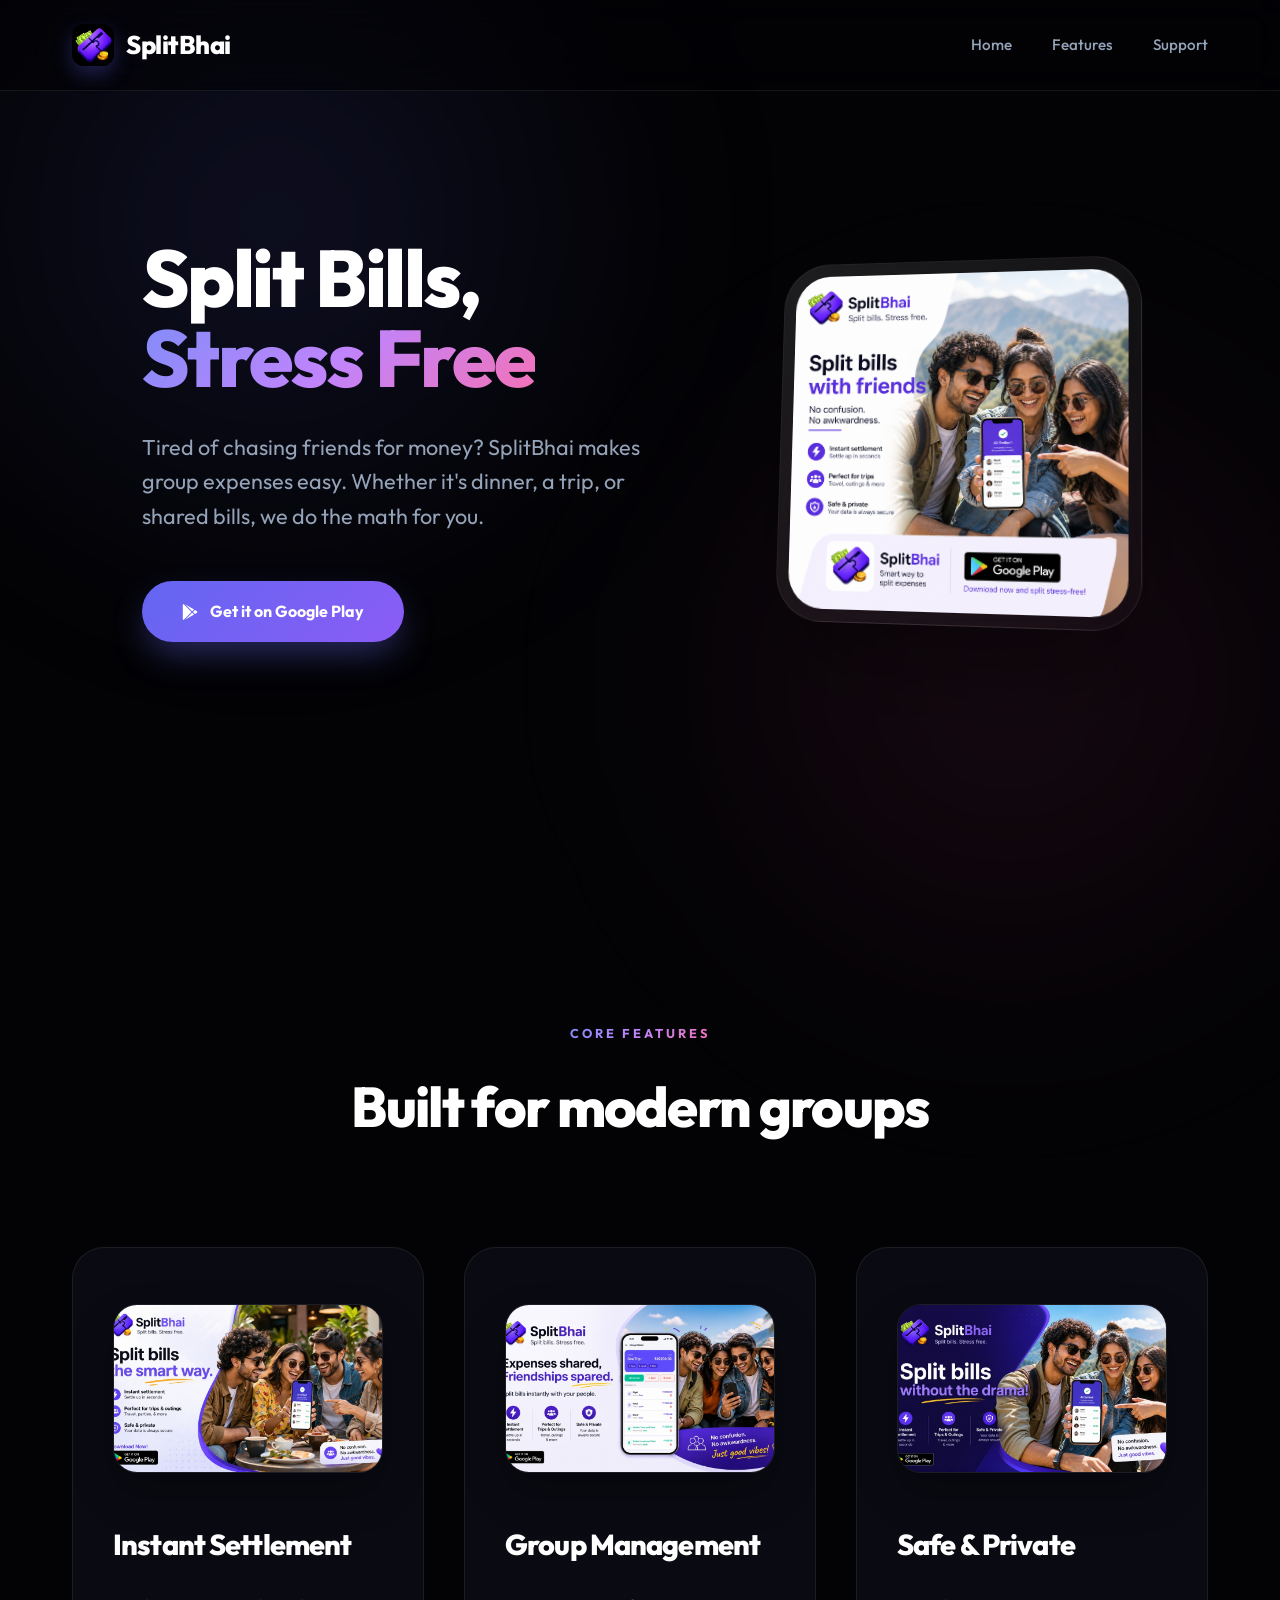
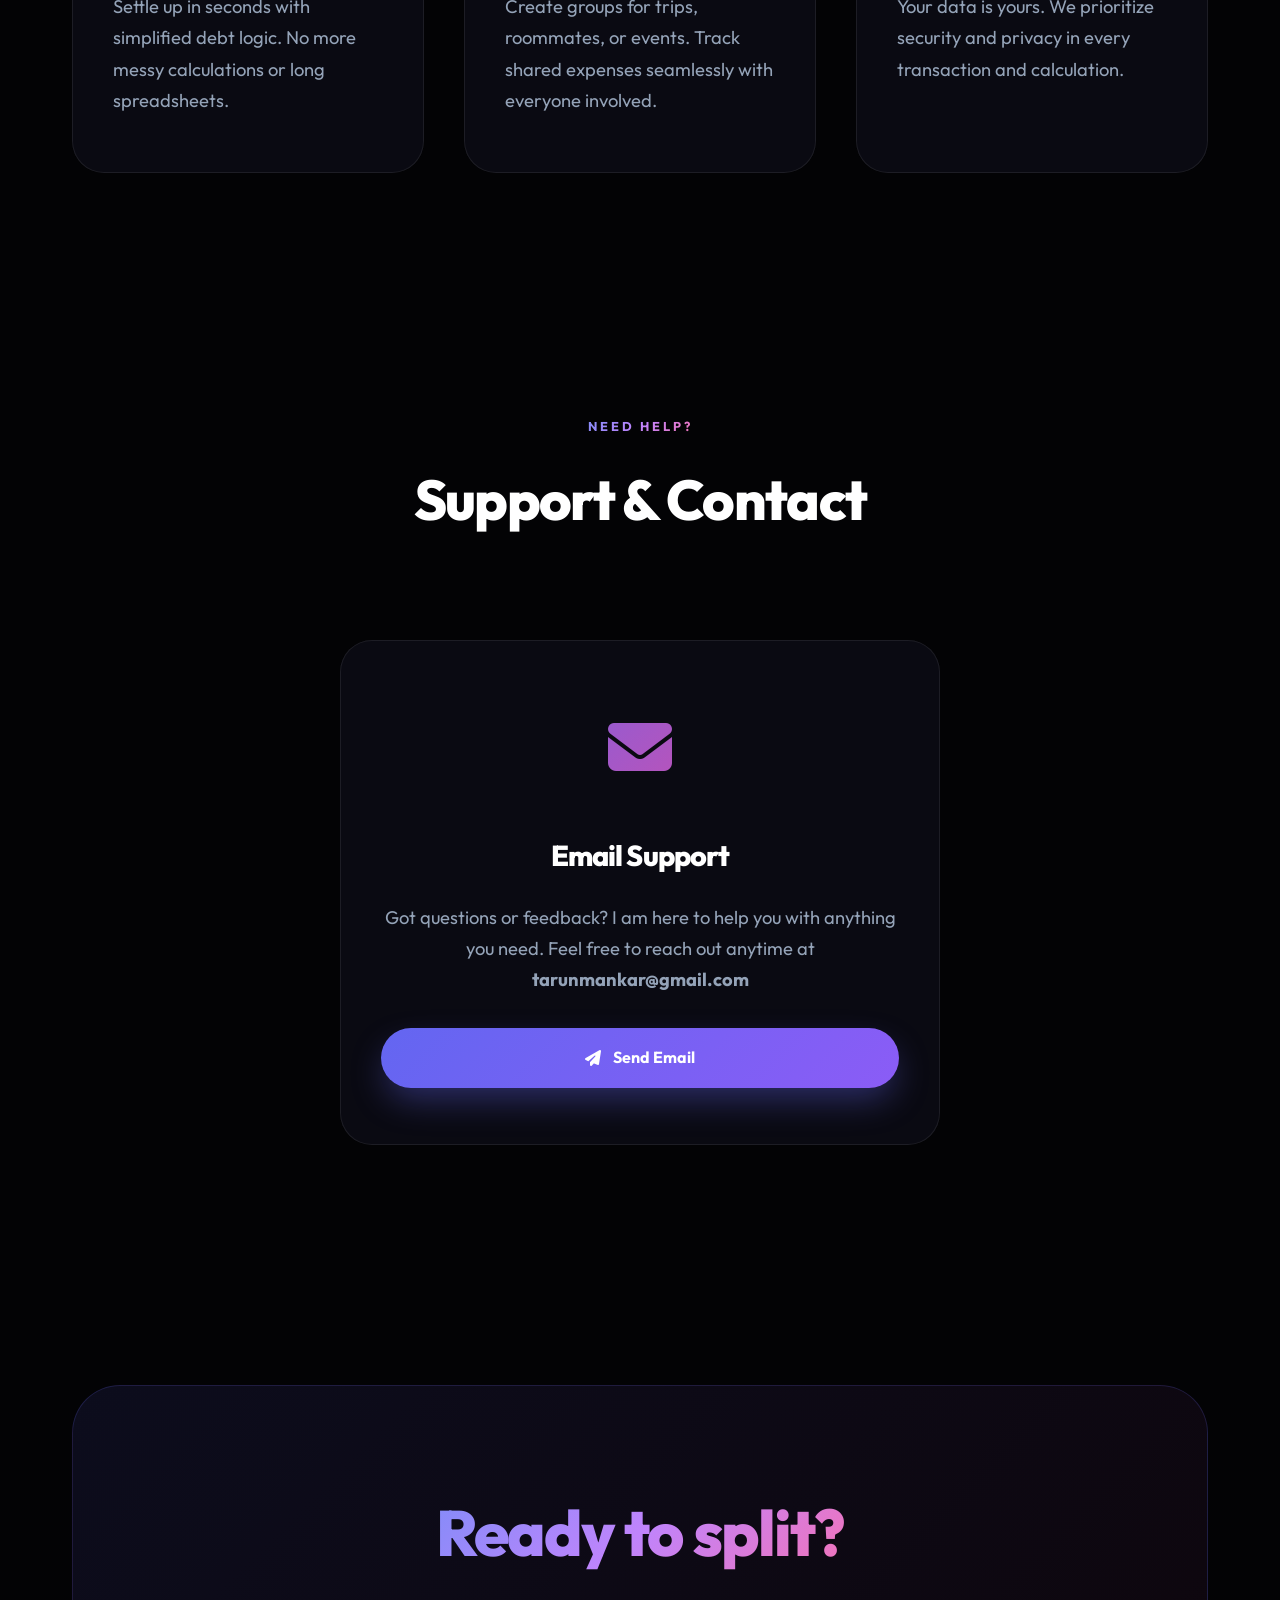
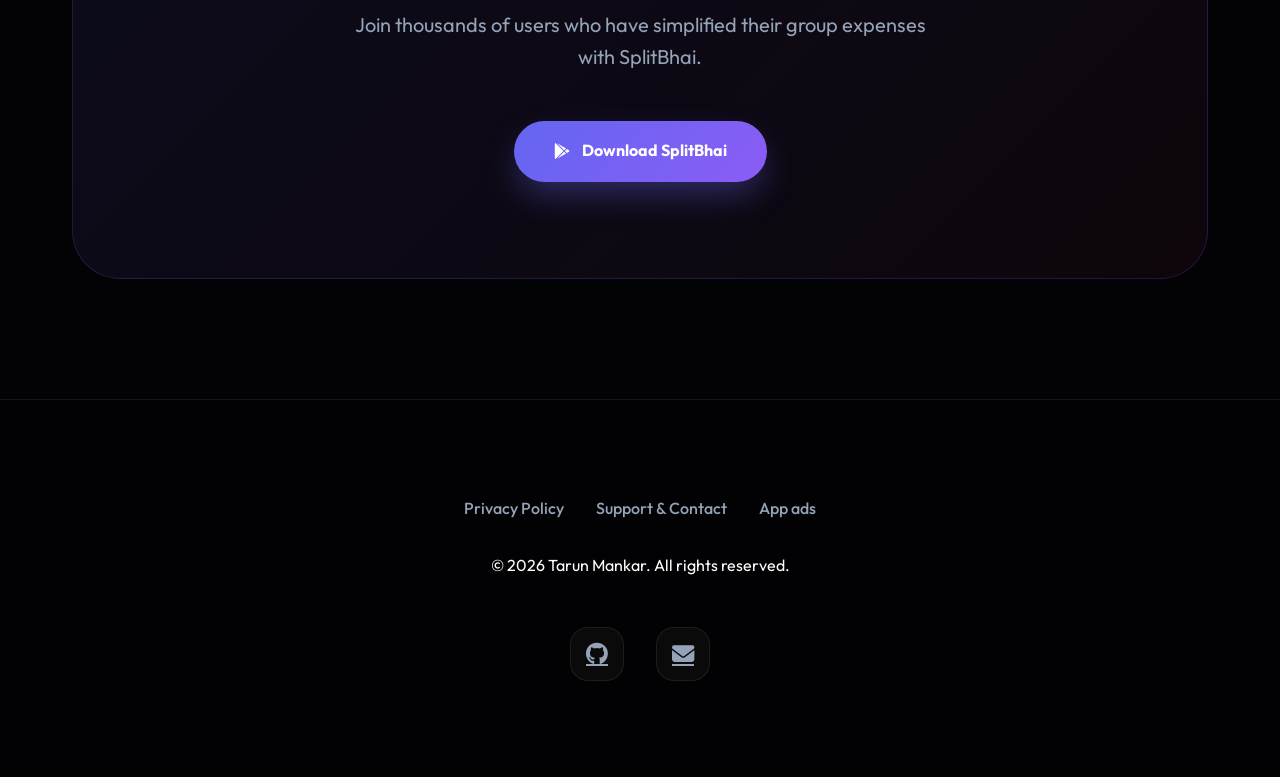
<file: index.html>
<!DOCTYPE html>
<html lang="en">
<head>
    <meta charset="UTF-8">
    <meta name="viewport" content="width=device-width, initial-scale=1.0">
    <title>SplitBhai | Split Bills, Keep Friendships</title>
    <meta name="description" content="SplitBhai is the ultimate tool for group expense sharing. Split bills with friends, track debts, and settle up easily. Stress-free finances.">
    
    <!-- Google Fonts: Outfit -->
    <link rel="preconnect" href="https://fonts.googleapis.com">
    <link rel="preconnect" href="https://fonts.gstatic.com" crossorigin>
    <link href="https://fonts.googleapis.com/css2?family=Outfit:wght@300;400;500;600;700;800&display=swap" rel="stylesheet">
    
    <!-- Font Awesome -->
    <link rel="stylesheet" href="https://cdnjs.cloudflare.com/ajax/libs/font-awesome/6.4.0/css/all.min.css">
    
    <!-- Favicon -->
    <link rel="icon" type="image/png" href="images/logo.png">
    
    <!-- Custom Styles -->
    <link rel="stylesheet" href="style.css">
</head>
<body>
    <div class="bg-blob blob-1"></div>
    <div class="bg-blob blob-2"></div>

    <header id="main-header">
        <div class="container">
            <nav>
                <a href="index.html" class="logo">
                    <img src="images/logo.png" alt="SplitBhai Logo"> <span>SplitBhai</span>
                </a>
                <div class="menu-toggle" id="mobile-menu">
                    <span></span>
                    <span></span>
                    <span></span>
                </div>
                <ul class="nav-links" id="nav-list">
                    <li><a href="#home">Home</a></li>
                    <li><a href="#features">Features</a></li>
                    <li><a href="#support">Support</a></li>
                </ul>
            </nav>
        </div>
    </header>

    <main>
        <!-- Hero Section -->
        <section class="hero" id="home">
            <div class="container">
                <div class="hero-grid">
                    <div class="hero-content">
                        <h1>Split Bills, <br><span class="gradient-text">Stress Free</span></h1>
                        <p>Tired of chasing friends for money? SplitBhai makes group expenses easy. Whether it's dinner, a trip, or shared bills, we do the math for you.</p>
                        <div class="hero-btns">
                            <a href="https://play.google.com/store/apps/details?id=com.splitbhai.app" class="btn btn-primary">
                                <i class="fab fa-google-play"></i> Get it on Google Play
                            </a>
                        </div>
                    </div>
                    <div class="hero-visual">
                        <div class="mockup-container">
                            <img src="images/hero-main.jpg" alt="SplitBhai App Showcase">
                        </div>
                    </div>
                </div>
            </div>
        </section>

        <!-- Features Section -->
        <section class="features" id="features">
            <div class="container">
                <div class="section-title">
                    <p class="gradient-text" style="font-weight: 700; text-transform: uppercase; letter-spacing: 3px; font-size: 0.8rem;">Core Features</p>
                    <h2>Built for modern groups</h2>
                </div>
                <div class="features-grid">
                    <div class="feature-card">
                        <div class="feature-icon">
                            <img src="images/banner1.jpg" alt="Instant Settlement">
                        </div>
                        <h3>Instant Settlement</h3>
                        <p>Settle up in seconds with simplified debt logic. No more messy calculations or long spreadsheets.</p>
                    </div>
                    <div class="feature-card">
                        <div class="feature-icon">
                            <img src="images/banner2.jpg" alt="Group Management">
                        </div>
                        <h3>Group Management</h3>
                        <p>Create groups for trips, roommates, or events. Track shared expenses seamlessly with everyone involved.</p>
                    </div>
                    <div class="feature-card">
                        <div class="feature-icon">
                            <img src="images/banner3.jpg" alt="Safe & Private">
                        </div>
                        <h3>Safe & Private</h3>
                        <p>Your data is yours. We prioritize security and privacy in every transaction and calculation.</p>
                    </div>
                </div>
            </div>
        </section>

        <!-- Support Section -->
        <section class="support" id="support">
            <div class="container">
                <div class="section-title">
                    <p class="gradient-text" style="font-weight: 700; text-transform: uppercase; letter-spacing: 3px; font-size: 0.8rem;">NEED HELP?</p>
                    <h2>Support & Contact</h2>
                </div>
                <div class="support-grid solo-support">
                    <div class="feature-card" style="max-width: 600px; margin: 0 auto; text-align: center;">
                        <div class="support-icon">
                            <i class="fas fa-envelope"></i>
                        </div>
                        <h3>Email Support</h3>
                        <p>Got questions or feedback? I am here to help you with anything you need. Feel free to reach out anytime at <strong>tarunmankar@gmail.com</strong></p>
                        <a href="mailto:tarunmankar@gmail.com" class="btn btn-primary" style="margin-top: 2rem; width: 100%; justify-content: center;">
                            <i class="fas fa-paper-plane"></i> Send Email
                        </a>
                    </div>
                </div>
            </div>
        </section>

        <!-- CTA Section -->
        <section class="cta">
            <div class="container">
                <div class="cta-card">
                    <h2 class="gradient-text">Ready to split?</h2>
                    <p>Join thousands of users who have simplified their group expenses with SplitBhai.</p>
                    <a href="https://play.google.com/store/apps/details?id=com.splitbhai.app" class="btn btn-primary">
                        <i class="fab fa-google-play"></i> Download SplitBhai
                    </a>
                </div>
            </div>
        </section>
    </main>

    <footer>
        <div class="container">
            <div class="footer-links">
                <a href="privacy.html">Privacy Policy</a>
                <a href="#support">Support & Contact</a>
                <a href="https://play.google.com/store/apps/details?id=com.splitbhai.app">App ads</a>
            </div>
            <p>&copy; 2026 Tarun Mankar. All rights reserved.</p>
            <div class="social-links">
                <a href="https://github.com/tarunmankar" target="_blank"><i class="fab fa-github"></i></a>
                <a href="mailto:tarunmankar@gmail.com"><i class="fas fa-envelope"></i></a>
            </div>
        </div>
    </footer>

    <script src="script.js"></script>
</body>
</html>
</file>
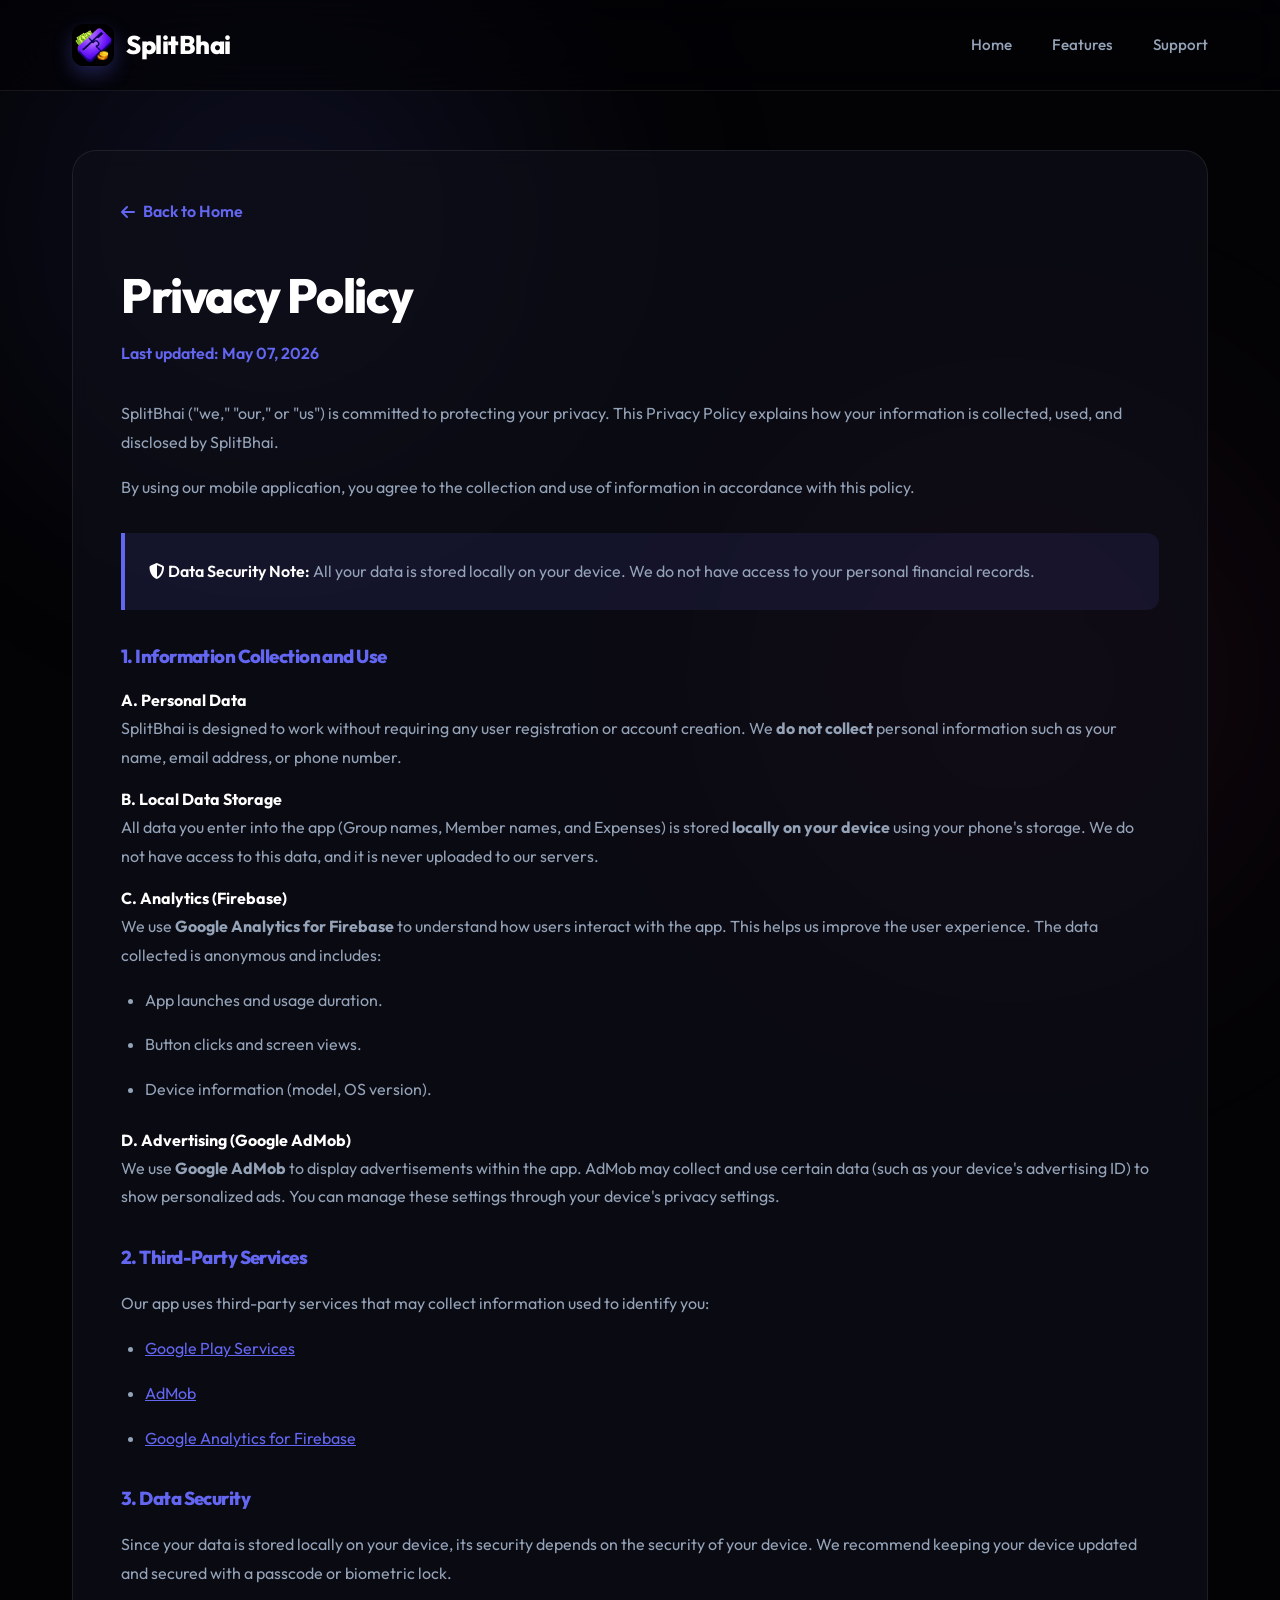
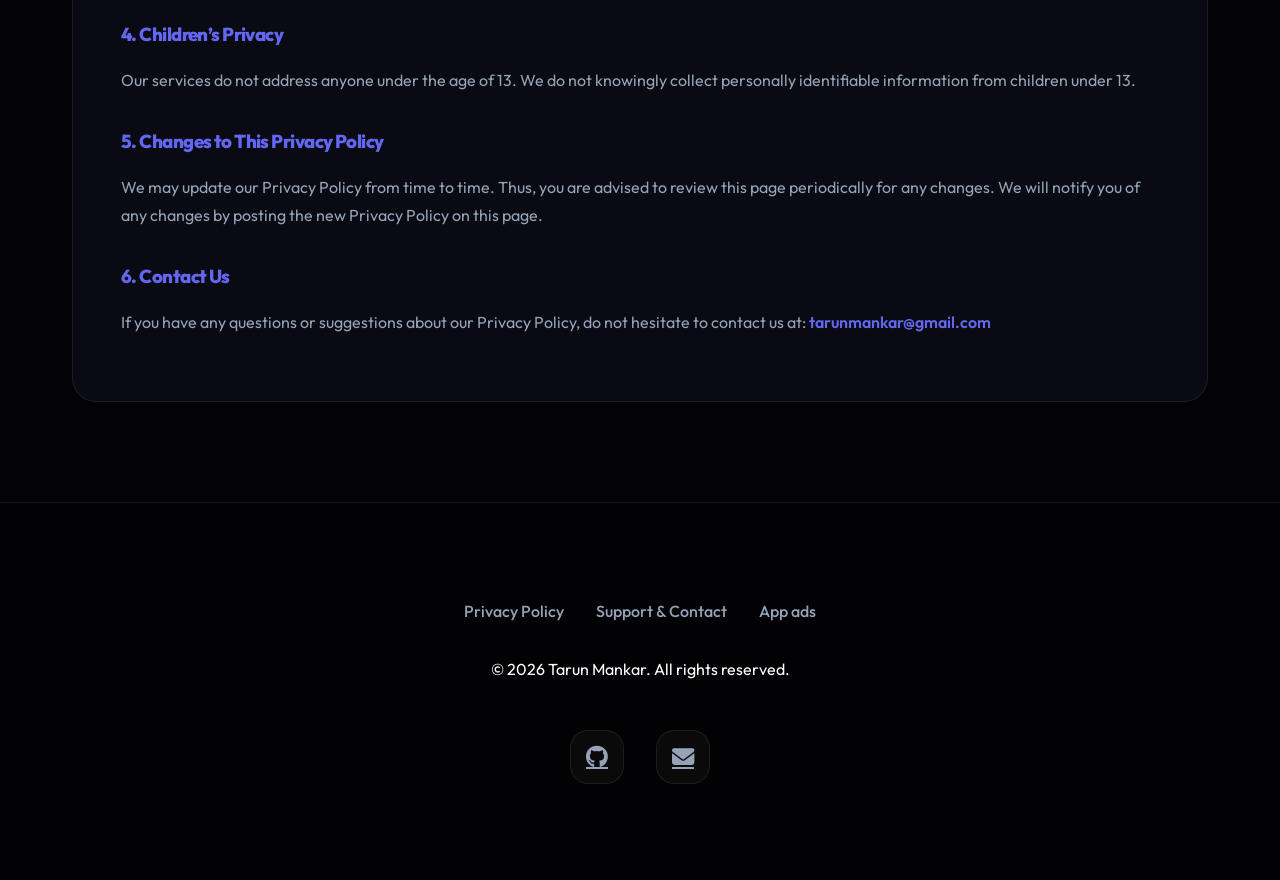
<file: privacy.html>
<!DOCTYPE html>
<html lang="en">
<head>
    <meta charset="UTF-8">
    <meta name="viewport" content="width=device-width, initial-scale=1.0">
    <title>Privacy Policy - SplitBhai | Split Bills, Keep Friendships</title>
    <meta name="description" content="Official Privacy Policy for SplitBhai application. Updated for AdMob and Google Play compliance.">
    
    <!-- Google Fonts: Outfit -->
    <link rel="preconnect" href="https://fonts.googleapis.com">
    <link rel="preconnect" href="https://fonts.gstatic.com" crossorigin>
    <link href="https://fonts.googleapis.com/css2?family=Outfit:wght@300;400;500;600;700;800&display=swap" rel="stylesheet">
    
    <!-- Font Awesome -->
    <link rel="stylesheet" href="https://cdnjs.cloudflare.com/ajax/libs/font-awesome/6.4.0/css/all.min.css">
    
    <!-- Custom Styles -->
    <link rel="stylesheet" href="style.css">
    <style>
        .policy-container {
            padding-top: 150px;
            padding-bottom: 100px;
        }
        .policy-card {
            background: var(--bg-card);
            padding: 3rem;
            border-radius: 24px;
            border: 1px solid var(--glass-border);
            backdrop-filter: blur(10px);
        }
        .policy-content h2, .policy-content h3 {
            margin: 2rem 0 1rem;
            color: var(--primary);
        }
        .policy-content p, .policy-content li {
            color: var(--text-muted);
            margin-bottom: 1rem;
            line-height: 1.8;
        }
        .policy-content ul {
            margin-left: 1.5rem;
            margin-bottom: 1.5rem;
        }
        .back-link {
            display: inline-flex;
            align-items: center;
            gap: 0.5rem;
            color: var(--primary);
            text-decoration: none;
            font-weight: 600;
            margin-bottom: 2rem;
            transition: var(--transition);
        }
        .back-link:hover {
            transform: translateX(-5px);
        }
        .highlight-box {
            background: rgba(99, 102, 241, 0.1);
            border-left: 4px solid var(--primary);
            padding: 1.5rem;
            border-radius: 0 12px 12px 0;
            margin: 2rem 0;
        }
    </style>
</head>
<body>
    <div class="bg-blob blob-1"></div>
    <div class="bg-blob blob-2"></div>

    <header id="main-header">
        <div class="container">
            <nav>
                <a href="index.html" class="logo">
                    <img src="images/logo.png" alt="SplitBhai Logo"> <span>SplitBhai</span>
                </a>
                <div class="menu-toggle" id="mobile-menu">
                    <span></span>
                    <span></span>
                    <span></span>
                </div>
                <ul class="nav-links" id="nav-list">
                    <li><a href="index.html#home">Home</a></li>
                    <li><a href="index.html#features">Features</a></li>
                    <li><a href="index.html#support">Support</a></li>
                </ul>
            </nav>
        </div>
    </header>

    <main>
        <section class="policy-container">
            <div class="container">
                <div class="policy-card">
                    <a href="index.html" class="back-link"><i class="fas fa-arrow-left"></i> Back to Home</a>
                    <h1 style="font-size: 3rem; margin-bottom: 0.5rem;">Privacy Policy</h1>
                    <p style="color: var(--primary); font-weight: 600; margin-bottom: 2rem;">Last updated: May 07, 2026</p>

                    <div class="policy-content">
                        <p>SplitBhai ("we," "our," or "us") is committed to protecting your privacy. This Privacy Policy explains how your information is collected, used, and disclosed by SplitBhai.</p>
                        <p>By using our mobile application, you agree to the collection and use of information in accordance with this policy.</p>

                        <div class="highlight-box">
                            <p style="margin-bottom: 0; color: var(--text-main); font-weight: 600;">
                                <i class="fas fa-shield-halved"></i> Data Security Note: 
                                <span style="font-weight: 400; color: var(--text-muted);">All your data is stored locally on your device. We do not have access to your personal financial records.</span>
                            </p>
                        </div>

                        <h3>1. Information Collection and Use</h3>
                        
                        <h4>A. Personal Data</h4>
                        <p>SplitBhai is designed to work without requiring any user registration or account creation. We <strong>do not collect</strong> personal information such as your name, email address, or phone number.</p>

                        <h4>B. Local Data Storage</h4>
                        <p>All data you enter into the app (Group names, Member names, and Expenses) is stored <strong>locally on your device</strong> using your phone's storage. We do not have access to this data, and it is never uploaded to our servers.</p>

                        <h4>C. Analytics (Firebase)</h4>
                        <p>We use <strong>Google Analytics for Firebase</strong> to understand how users interact with the app. This helps us improve the user experience. The data collected is anonymous and includes:</p>
                        <ul>
                            <li>App launches and usage duration.</li>
                            <li>Button clicks and screen views.</li>
                            <li>Device information (model, OS version).</li>
                        </ul>

                        <h4>D. Advertising (Google AdMob)</h4>
                        <p>We use <strong>Google AdMob</strong> to display advertisements within the app. AdMob may collect and use certain data (such as your device's advertising ID) to show personalized ads. You can manage these settings through your device's privacy settings.</p>

                        <h3>2. Third-Party Services</h3>
                        <p>Our app uses third-party services that may collect information used to identify you:</p>
                        <ul>
                            <li><a href="https://www.google.com/policies/privacy/" target="_blank" style="color: var(--primary);">Google Play Services</a></li>
                            <li><a href="https://support.google.com/admob/answer/6128543?hl=en" target="_blank" style="color: var(--primary);">AdMob</a></li>
                            <li><a href="https://firebase.google.com/policies/analytics" target="_blank" style="color: var(--primary);">Google Analytics for Firebase</a></li>
                        </ul>

                        <h3>3. Data Security</h3>
                        <p>Since your data is stored locally on your device, its security depends on the security of your device. We recommend keeping your device updated and secured with a passcode or biometric lock.</p>

                        <h3>4. Children’s Privacy</h3>
                        <p>Our services do not address anyone under the age of 13. We do not knowingly collect personally identifiable information from children under 13.</p>

                        <h3>5. Changes to This Privacy Policy</h3>
                        <p>We may update our Privacy Policy from time to time. Thus, you are advised to review this page periodically for any changes. We will notify you of any changes by posting the new Privacy Policy on this page.</p>

                        <h3>6. Contact Us</h3>
                        <p>If you have any questions or suggestions about our Privacy Policy, do not hesitate to contact us at: <a href="mailto:tarunmankar@gmail.com" style="color: var(--primary); font-weight: 600; text-decoration: none;">tarunmankar@gmail.com</a></p>
                    </div>
                </div>
            </div>
        </section>
    </main>

    <footer>
        <div class="container">
            <div class="footer-links">
                <a href="privacy.html">Privacy Policy</a>
                <a href="index.html#support">Support & Contact</a>
                <a href="https://play.google.com/store/apps/details?id=com.splitbhai.app">App ads</a>
            </div>
            <p>&copy; 2026 Tarun Mankar. All rights reserved.</p>
            <div class="social-links">
                <a href="https://github.com/tarunmankar" target="_blank"><i class="fab fa-github"></i></a>
                <a href="mailto:tarunmankar@gmail.com"><i class="fas fa-envelope"></i></a>
            </div>
        </div>
    </footer>

    <script src="script.js"></script>
</body>
</html>
</file>
<file: style.css>
:root {
    --primary: #6366f1;
    --primary-glow: rgba(99, 102, 241, 0.5);
    --secondary: #8b5cf6;
    --accent: #ec4899;
    --bg-dark: #030305;
    --bg-card: rgba(15, 15, 25, 0.7);
    --text-main: #ffffff;
    --text-muted: #94a3b8;
    --glass-border: rgba(255, 255, 255, 0.08);
    --glass-shadow: 0 20px 50px rgba(0, 0, 0, 0.5);
    --transition: all 0.4s cubic-bezier(0.23, 1, 0.32, 1);
}

* {
    margin: 0;
    padding: 0;
    box-sizing: border-box;
    font-family: 'Outfit', sans-serif;
}

html {
    scroll-behavior: smooth;
}

body {
    background-color: var(--bg-dark);
    color: var(--text-main);
    overflow-x: hidden;
    line-height: 1.6;
}

/* Premium Mesh Background */
.bg-blob {
    position: fixed;
    width: 800px;
    height: 800px;
    background: radial-gradient(circle, rgba(99, 102, 241, 0.12) 0%, rgba(139, 92, 246, 0.05) 50%, transparent 100%);
    border-radius: 50%;
    z-index: -1;
    filter: blur(100px);
    animation: move 25s infinite alternate ease-in-out;
}

.blob-1 { top: -20%; left: -10%; background: radial-gradient(circle, rgba(99, 102, 241, 0.15) 0%, transparent 70%); }
.blob-2 { bottom: -20%; right: -10%; background: radial-gradient(circle, rgba(236, 72, 153, 0.1) 0%, transparent 70%); animation-delay: -7s; }

@keyframes move {
    0% { transform: translate(0, 0) scale(1); }
    50% { transform: translate(50px, 100px) scale(1.1); }
    100% { transform: translate(-50px, -50px) scale(0.9); }
}

/* Typography */
h1, h2, h3 {
    font-weight: 800;
    letter-spacing: -0.03em;
}

.gradient-text {
    background: linear-gradient(135deg, #818cf8 0%, #c084fc 50%, #f472b6 100%);
    -webkit-background-clip: text;
    background-clip: text;
    -webkit-text-fill-color: transparent;
    display: inline-block;
}

/* Layout */
.container {
    max-width: 1200px;
    margin: 0 auto;
    padding: 0 2rem;
}

section {
    padding: 120px 0;
}

/* Header */
header {
    position: fixed;
    top: 0;
    width: 100%;
    z-index: 1000;
    padding: 1.5rem 0;
    background: rgba(3, 3, 5, 0.6);
    backdrop-filter: blur(20px);
    border-bottom: 1px solid var(--glass-border);
    transition: var(--transition);
}

header.scrolled {
    padding: 1rem 0;
    background: rgba(3, 3, 5, 0.85);
    box-shadow: 0 10px 30px rgba(0,0,0,0.3);
}

nav {
    display: flex;
    justify-content: space-between;
    align-items: center;
}

.logo {
    font-size: 1.6rem;
    font-weight: 800;
    color: var(--text-main);
    text-decoration: none;
    display: flex;
    align-items: center;
    gap: 0.75rem;
    letter-spacing: -0.5px;
}

.logo img {
    width: 42px;
    height: 42px;
    border-radius: 12px;
    box-shadow: 0 8px 20px rgba(99, 102, 241, 0.3);
}

.nav-links {
    display: flex;
    gap: 2.5rem;
    list-style: none;
    align-items: center;
}

.nav-links a {
    text-decoration: none;
    color: var(--text-muted);
    font-weight: 500;
    font-size: 0.95rem;
    transition: var(--transition);
}

.nav-links a:hover {
    color: var(--text-main);
    text-shadow: 0 0 15px rgba(255,255,255,0.3);
}

/* Hero Section */
.hero {
    min-height: 100vh;
    display: flex;
    align-items: center;
    padding-top: 100px;
}

.hero-grid {
    display: grid;
    grid-template-columns: 1.2fr 0.8fr;
    gap: 5rem;
    align-items: center;
}

.hero-content h1 {
    font-size: 5rem;
    line-height: 1;
    margin-bottom: 2rem;
}

.hero-content p {
    font-size: 1.35rem;
    color: var(--text-muted);
    margin-bottom: 3rem;
    max-width: 550px;
    font-weight: 400;
}

.hero-visual {
    position: relative;
    display: flex;
    justify-content: center;
}

.mockup-container {
    position: relative;
    width: 100%;
    max-width: 400px;
    border-radius: 48px;
    padding: 12px;
    background: linear-gradient(135deg, rgba(255,255,255,0.1), rgba(255,255,255,0.02));
    backdrop-filter: blur(20px);
    border: 1px solid var(--glass-border);
    box-shadow: 0 50px 100px -20px rgba(0,0,0,0.5);
    transform: perspective(1000px) rotateY(-10deg) rotateX(5deg);
    transition: var(--transition);
}

.mockup-container:hover {
    transform: perspective(1000px) rotateY(0deg) rotateX(0deg) translateY(-20px);
    box-shadow: 0 70px 120px -30px rgba(99, 102, 241, 0.2);
}

.mockup-container img {
    width: 100%;
    border-radius: 36px;
    display: block;
}

/* Buttons */
.btn {
    display: inline-flex;
    align-items: center;
    gap: 0.75rem;
    padding: 1.1rem 2.5rem;
    border-radius: 50px;
    font-weight: 700;
    text-decoration: none;
    transition: var(--transition);
    cursor: pointer;
    border: none;
    font-size: 1rem;
}

.btn-primary {
    background: linear-gradient(135deg, #6366f1 0%, #8b5cf6 100%);
    color: white;
    box-shadow: 0 15px 35px -5px rgba(99, 102, 241, 0.4);
}

.btn-primary:hover {
    transform: translateY(-5px);
    box-shadow: 0 25px 50px -10px rgba(99, 102, 241, 0.5);
    filter: brightness(1.1);
}

.btn-nav {
    padding: 0.6rem 1.5rem;
    font-size: 0.9rem;
}

.btn-secondary {
    background: rgba(255, 255, 255, 0.03);
    color: var(--text-main);
    border: 1px solid var(--glass-border);
    backdrop-filter: blur(10px);
}

.btn-secondary:hover {
    background: rgba(255, 255, 255, 0.08);
    border-color: rgba(255,255,255,0.2);
    transform: translateY(-3px);
}

/* Features Section */
.section-title {
    text-align: center;
    margin-bottom: 6rem;
}

.section-title h2 {
    font-size: 3.5rem;
    margin-top: 1rem;
}

.features-grid {
    display: grid;
    grid-template-columns: repeat(3, 1fr);
    gap: 2.5rem;
}

.feature-card {
    background: var(--bg-card);
    padding: 3.5rem 2.5rem;
    border-radius: 32px;
    border: 1px solid var(--glass-border);
    backdrop-filter: blur(20px);
    transition: var(--transition);
    position: relative;
    overflow: hidden;
}

.feature-card::before {
    content: '';
    position: absolute;
    top: 0;
    left: 0;
    width: 100%;
    height: 100%;
    background: linear-gradient(135deg, var(--primary), transparent);
    opacity: 0;
    transition: var(--transition);
    z-index: -1;
}

.feature-card:hover {
    transform: translateY(-15px);
    border-color: rgba(99, 102, 241, 0.3);
    box-shadow: 0 30px 60px rgba(0,0,0,0.4);
}

.feature-card:hover::before {
    opacity: 0.05;
}

.feature-icon {
    width: 100%;
    aspect-ratio: 16 / 10;
    margin-bottom: 3rem;
    border-radius: 24px;
    overflow: hidden;
    border: 1px solid var(--glass-border);
    box-shadow: 0 20px 40px rgba(0,0,0,0.3);
}

.feature-icon img {
    width: 100%;
    height: 100%;
    object-fit: cover;
    transition: var(--transition);
}

.feature-card:hover .feature-icon img {
    transform: scale(1.1);
}

.feature-card h3 {
    font-size: 1.8rem;
    margin-bottom: 1.5rem;
    color: #fff;
}

.feature-card p {
    color: var(--text-muted);
    font-size: 1.15rem;
    line-height: 1.7;
}

/* Support Section */
.support-icon {
    font-size: 4rem;
    background: linear-gradient(135deg, var(--primary), var(--accent));
    -webkit-background-clip: text;
    background-clip: text;
    -webkit-text-fill-color: transparent;
    margin-bottom: 2rem;
}

/* CTA Section */
.cta-card {
    background: linear-gradient(135deg, rgba(99, 102, 241, 0.1), rgba(236, 72, 153, 0.05));
    border: 1px solid rgba(99, 102, 241, 0.2);
    text-align: center;
    padding: 6rem 3rem;
    border-radius: 48px;
    position: relative;
    overflow: hidden;
}

.cta-card h2 {
    font-size: 4rem;
    margin-bottom: 1.5rem;
}

.cta-card p {
    font-size: 1.25rem;
    color: var(--text-muted);
    margin-bottom: 3rem;
    max-width: 600px;
    margin-left: auto;
    margin-right: auto;
}

/* Footer */
footer {
    padding: 6rem 0;
    border-top: 1px solid var(--glass-border);
    text-align: center;
    background: rgba(0,0,0,0.2);
}

.footer-links {
    margin-bottom: 2rem;
    display: flex;
    justify-content: center;
    gap: 2rem;
}

.footer-links a {
    color: var(--text-muted);
    text-decoration: none;
    font-weight: 500;
    transition: var(--transition);
}

.footer-links a:hover {
    color: var(--primary);
}

.social-links {
    display: flex;
    justify-content: center;
    gap: 2rem;
    margin-top: 3rem;
}

.social-links a {
    width: 54px;
    height: 54px;
    border-radius: 18px;
    background: rgba(255,255,255,0.03);
    border: 1px solid var(--glass-border);
    display: flex;
    align-items: center;
    justify-content: center;
    color: var(--text-muted);
    font-size: 1.4rem;
    transition: var(--transition);
}

.social-links a:hover {
    background: var(--primary);
    color: white;
    transform: translateY(-8px) rotate(8deg);
    box-shadow: 0 15px 30px rgba(99, 102, 241, 0.3);
}

/* Mobile Menu */
.menu-toggle {
    display: none;
}

/* Responsive */
@media (max-width: 1200px) {
    .hero-content h1 { font-size: 4rem; }
    .features-grid { grid-template-columns: repeat(2, 1fr); }
}

@media (max-width: 992px) {
    .hero-grid {
        grid-template-columns: 1fr;
        text-align: center;
        gap: 4rem;
    }
    .hero-content h1 { font-size: 3.5rem; }
    .hero-content p { margin: 0 auto 3rem; }
    .mockup-container { transform: none; margin: 0 auto; }
}

@media (max-width: 768px) {
    .features-grid { grid-template-columns: 1fr; }
    .cta-card h2 { font-size: 2.8rem; }
    .hero-content h1 { font-size: 3rem; }
    .nav-links { display: none; }
    .btn-secondary.header-btn { display: none; }
}

@media (max-width: 480px) {
    .container { padding: 0 1.25rem; }
    .hero-content h1 { font-size: 2.5rem; }
    .section-title h2 { font-size: 2.2rem; }
    .feature-card { padding: 2.5rem 1.5rem; }
    .btn { padding: 1rem 1.5rem; font-size: 0.9rem; }
    .support-grid.solo-support .btn {
        word-break: break-all;
        flex-direction: column;
        gap: 0.5rem;
    }
}
</file>
